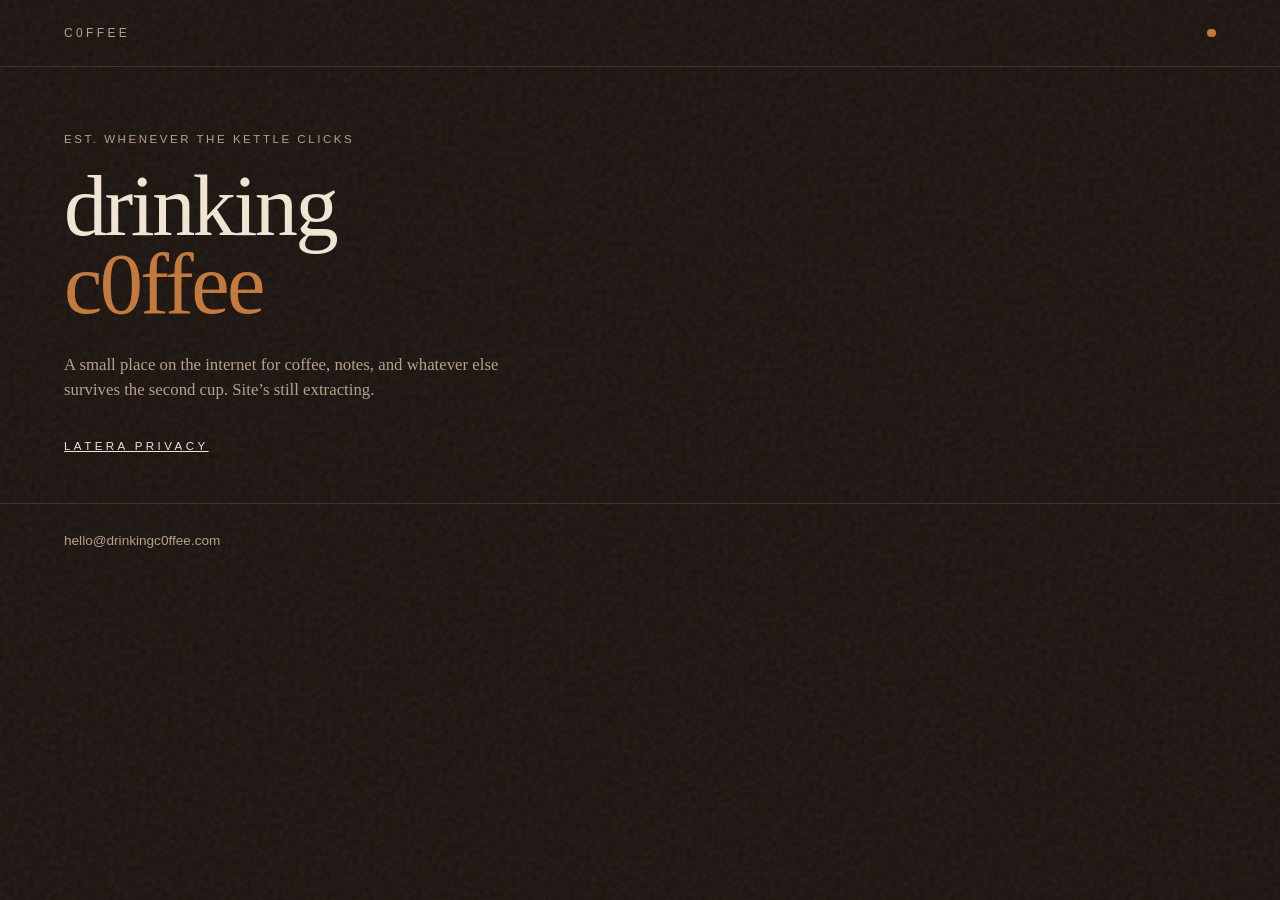
<file: index.html>
<!DOCTYPE html>
<html lang="en">
  <head>
    <meta charset="utf-8" />
    <meta name="viewport" content="width=device-width, initial-scale=1" />
    <title>drinkingc0ffee</title>
    <meta name="description" content="drinkingc0ffee — something’s brewing." />
    <link rel="stylesheet" href="styles.css" />
  </head>
  <body>
    <div class="grain" aria-hidden="true"></div>
    <header class="bar">
      <span class="mark">c0ffee</span>
      <span class="dot" aria-hidden="true"></span>
    </header>

    <main>
      <p class="kicker">est. whenever the kettle clicks</p>
      <h1>
        drinking
        <span class="zero">c0ffee</span>
      </h1>
      <p class="lede">
        A small place on the internet for coffee, notes, and whatever else
        survives the second cup. Site’s still extracting.
      </p>
      <p class="status">
        <a href="/latera-privacy.html">Latera privacy</a>
      </p>
    </main>

    <footer>
      <a href="mailto:hello@drinkingc0ffee.com">hello@drinkingc0ffee.com</a>
    </footer>
  </body>
</html>
</file>
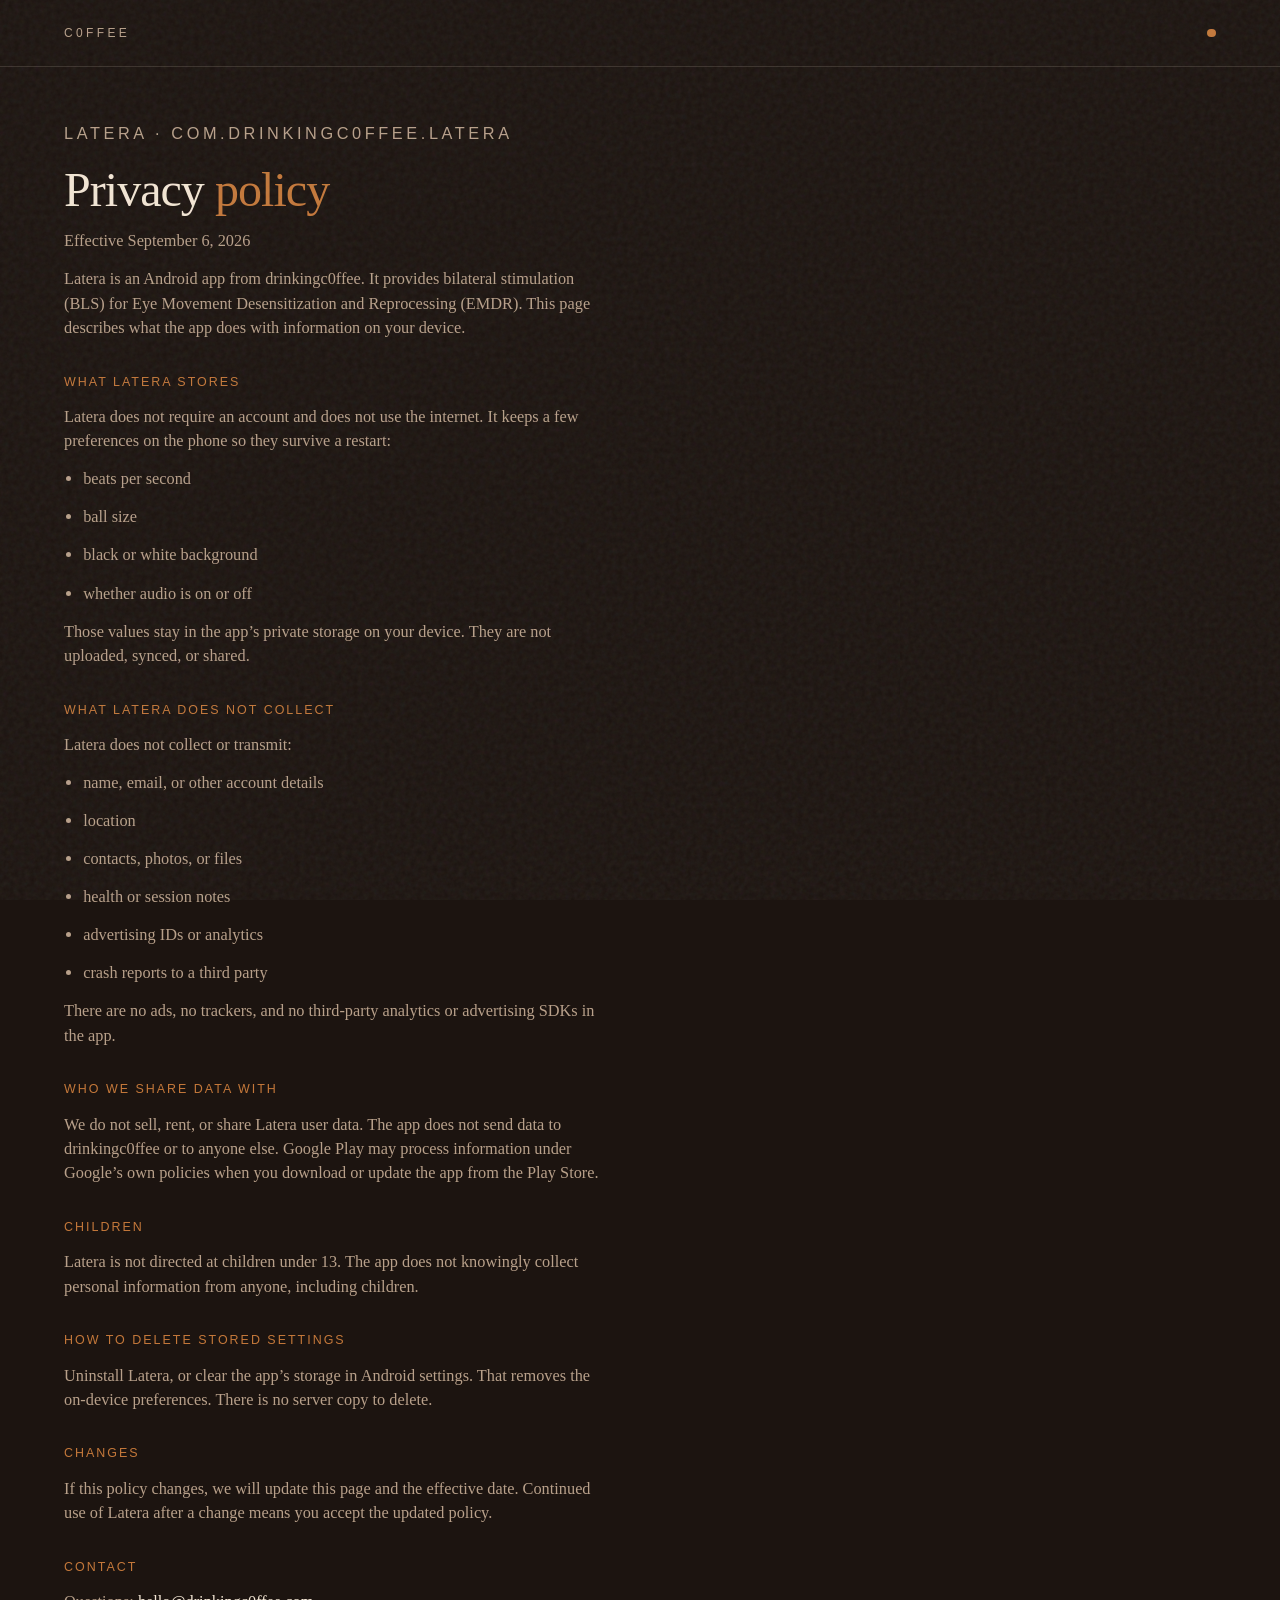
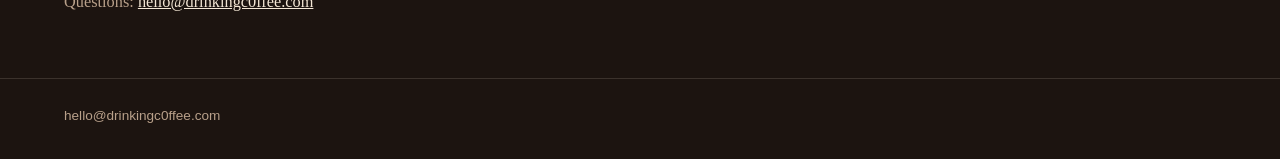
<file: latera-privacy.html>
<!DOCTYPE html>
<html lang="en">
  <head>
    <meta charset="utf-8" />
    <meta name="viewport" content="width=device-width, initial-scale=1" />
    <title>Latera Privacy Policy — drinkingc0ffee</title>
    <meta
      name="description"
      content="Privacy policy for Latera, the Android bilateral stimulation app."
    />
    <link rel="stylesheet" href="styles.css" />
  </head>
  <body>
    <div class="grain" aria-hidden="true"></div>
    <header class="bar">
      <a class="mark" href="/">c0ffee</a>
      <span class="dot" aria-hidden="true"></span>
    </header>

    <main class="page">
      <p class="kicker">Latera · com.drinkingc0ffee.latera</p>
      <h1>Privacy <span class="zero">policy</span></h1>
      <p class="lede">Effective September 6, 2026</p>

      <p>
        Latera is an Android app from drinkingc0ffee. It provides bilateral
        stimulation (BLS) for Eye Movement Desensitization and Reprocessing
        (EMDR). This page describes what the app does with information on your
        device.
      </p>

      <h2>What Latera stores</h2>
      <p>
        Latera does not require an account and does not use the internet. It
        keeps a few preferences on the phone so they survive a restart:
      </p>
      <ul>
        <li>beats per second</li>
        <li>ball size</li>
        <li>black or white background</li>
        <li>whether audio is on or off</li>
      </ul>
      <p>
        Those values stay in the app’s private storage on your device. They
        are not uploaded, synced, or shared.
      </p>

      <h2>What Latera does not collect</h2>
      <p>Latera does not collect or transmit:</p>
      <ul>
        <li>name, email, or other account details</li>
        <li>location</li>
        <li>contacts, photos, or files</li>
        <li>health or session notes</li>
        <li>advertising IDs or analytics</li>
        <li>crash reports to a third party</li>
      </ul>
      <p>
        There are no ads, no trackers, and no third-party analytics or
        advertising SDKs in the app.
      </p>

      <h2>Who we share data with</h2>
      <p>
        We do not sell, rent, or share Latera user data. The app does not send
        data to drinkingc0ffee or to anyone else. Google Play may process
        information under Google’s own policies when you download or update
        the app from the Play Store.
      </p>

      <h2>Children</h2>
      <p>
        Latera is not directed at children under 13. The app does not
        knowingly collect personal information from anyone, including
        children.
      </p>

      <h2>How to delete stored settings</h2>
      <p>
        Uninstall Latera, or clear the app’s storage in Android settings. That
        removes the on-device preferences. There is no server copy to delete.
      </p>

      <h2>Changes</h2>
      <p>
        If this policy changes, we will update this page and the effective
        date. Continued use of Latera after a change means you accept the
        updated policy.
      </p>

      <h2>Contact</h2>
      <p>
        Questions:
        <a href="mailto:hello@drinkingc0ffee.com">hello@drinkingc0ffee.com</a>
      </p>
    </main>

    <footer>
      <a href="mailto:hello@drinkingc0ffee.com">hello@drinkingc0ffee.com</a>
    </footer>
  </body>
</html>
</file>
<file: styles.css>
:root {
  --bg: #1c1410;
  --ink: #f3e6d4;
  --muted: #b8a08a;
  --accent: #c4783a;
  --line: rgba(243, 230, 212, 0.14);
}

* {
  box-sizing: border-box;
  margin: 0;
  padding: 0;
}

html,
body {
  min-height: 100%;
}

body {
  display: flex;
  flex-direction: column;
  background: var(--bg);
  color: var(--ink);
  font-family: Georgia, "Times New Roman", serif;
  line-height: 1.5;
}

.grain {
  pointer-events: none;
  position: fixed;
  inset: 0;
  opacity: 0.07;
  background-image: url("data:image/svg+xml,%3Csvg viewBox='0 0 200 200' xmlns='http://www.w3.org/2000/svg'%3E%3Cfilter id='n'%3E%3CfeTurbulence type='fractalNoise' baseFrequency='0.85' numOctaves='4' stitchTiles='stitch'/%3E%3C/filter%3E%3Crect width='100%25' height='100%25' filter='url(%23n)'/%3E%3C/svg%3E");
}

.bar {
  display: flex;
  align-items: center;
  justify-content: space-between;
  padding: 1.5rem 1.75rem;
  border-bottom: 1px solid var(--line);
  font-family: "Helvetica Neue", Helvetica, Arial, sans-serif;
  font-size: 0.75rem;
  letter-spacing: 0.28em;
  text-transform: uppercase;
  color: var(--muted);
}

.dot {
  width: 0.55rem;
  height: 0.55rem;
  border-radius: 50%;
  background: var(--accent);
}

main {
  flex: 1;
  display: flex;
  flex-direction: column;
  justify-content: center;
  padding: 4rem 1.75rem 3rem;
  max-width: 38rem;
}

.kicker {
  font-family: "Helvetica Neue", Helvetica, Arial, sans-serif;
  font-size: 0.72rem;
  letter-spacing: 0.22em;
  text-transform: uppercase;
  color: var(--muted);
  margin-bottom: 1.25rem;
}

h1 {
  font-size: clamp(2.8rem, 10vw, 5.4rem);
  font-weight: 400;
  line-height: 0.9;
  letter-spacing: -0.03em;
}

.zero {
  display: block;
  color: var(--accent);
}

.lede {
  margin-top: 1.75rem;
  max-width: 28rem;
  color: var(--muted);
  font-size: 1.05rem;
}

.status {
  margin-top: 2.25rem;
  font-family: "Helvetica Neue", Helvetica, Arial, sans-serif;
  font-size: 0.72rem;
  letter-spacing: 0.3em;
  text-transform: uppercase;
  color: var(--ink);
}

.status a {
  color: inherit;
}

footer {
  padding: 1.5rem 1.75rem 2rem;
  border-top: 1px solid var(--line);
}

footer a {
  color: var(--muted);
  text-decoration: none;
  font-family: "Helvetica Neue", Helvetica, Arial, sans-serif;
  font-size: 0.85rem;
}

footer a:hover {
  color: var(--ink);
}

.page {
  justify-content: flex-start;
  padding-top: 2.5rem;
  padding-bottom: 4rem;
  max-width: 40rem;
}

.page h1 {
  font-size: clamp(2rem, 6vw, 3rem);
  line-height: 1.05;
  letter-spacing: -0.02em;
}

.page h1 .zero {
  display: inline;
}

.page h2 {
  margin-top: 2rem;
  font-family: "Helvetica Neue", Helvetica, Arial, sans-serif;
  font-size: 0.78rem;
  letter-spacing: 0.16em;
  text-transform: uppercase;
  color: var(--accent);
  font-weight: 500;
}

.page p,
.page li {
  margin-top: 0.85rem;
  color: var(--muted);
  font-size: 1.02rem;
}

.page ul {
  padding-left: 1.2rem;
}

.page a {
  color: var(--ink);
}

.bar a {
  color: inherit;
  text-decoration: none;
}

@media (min-width: 720px) {
  main {
    padding-left: 4rem;
  }

  .bar,
  footer {
    padding-left: 4rem;
    padding-right: 4rem;
  }
}
</file>
